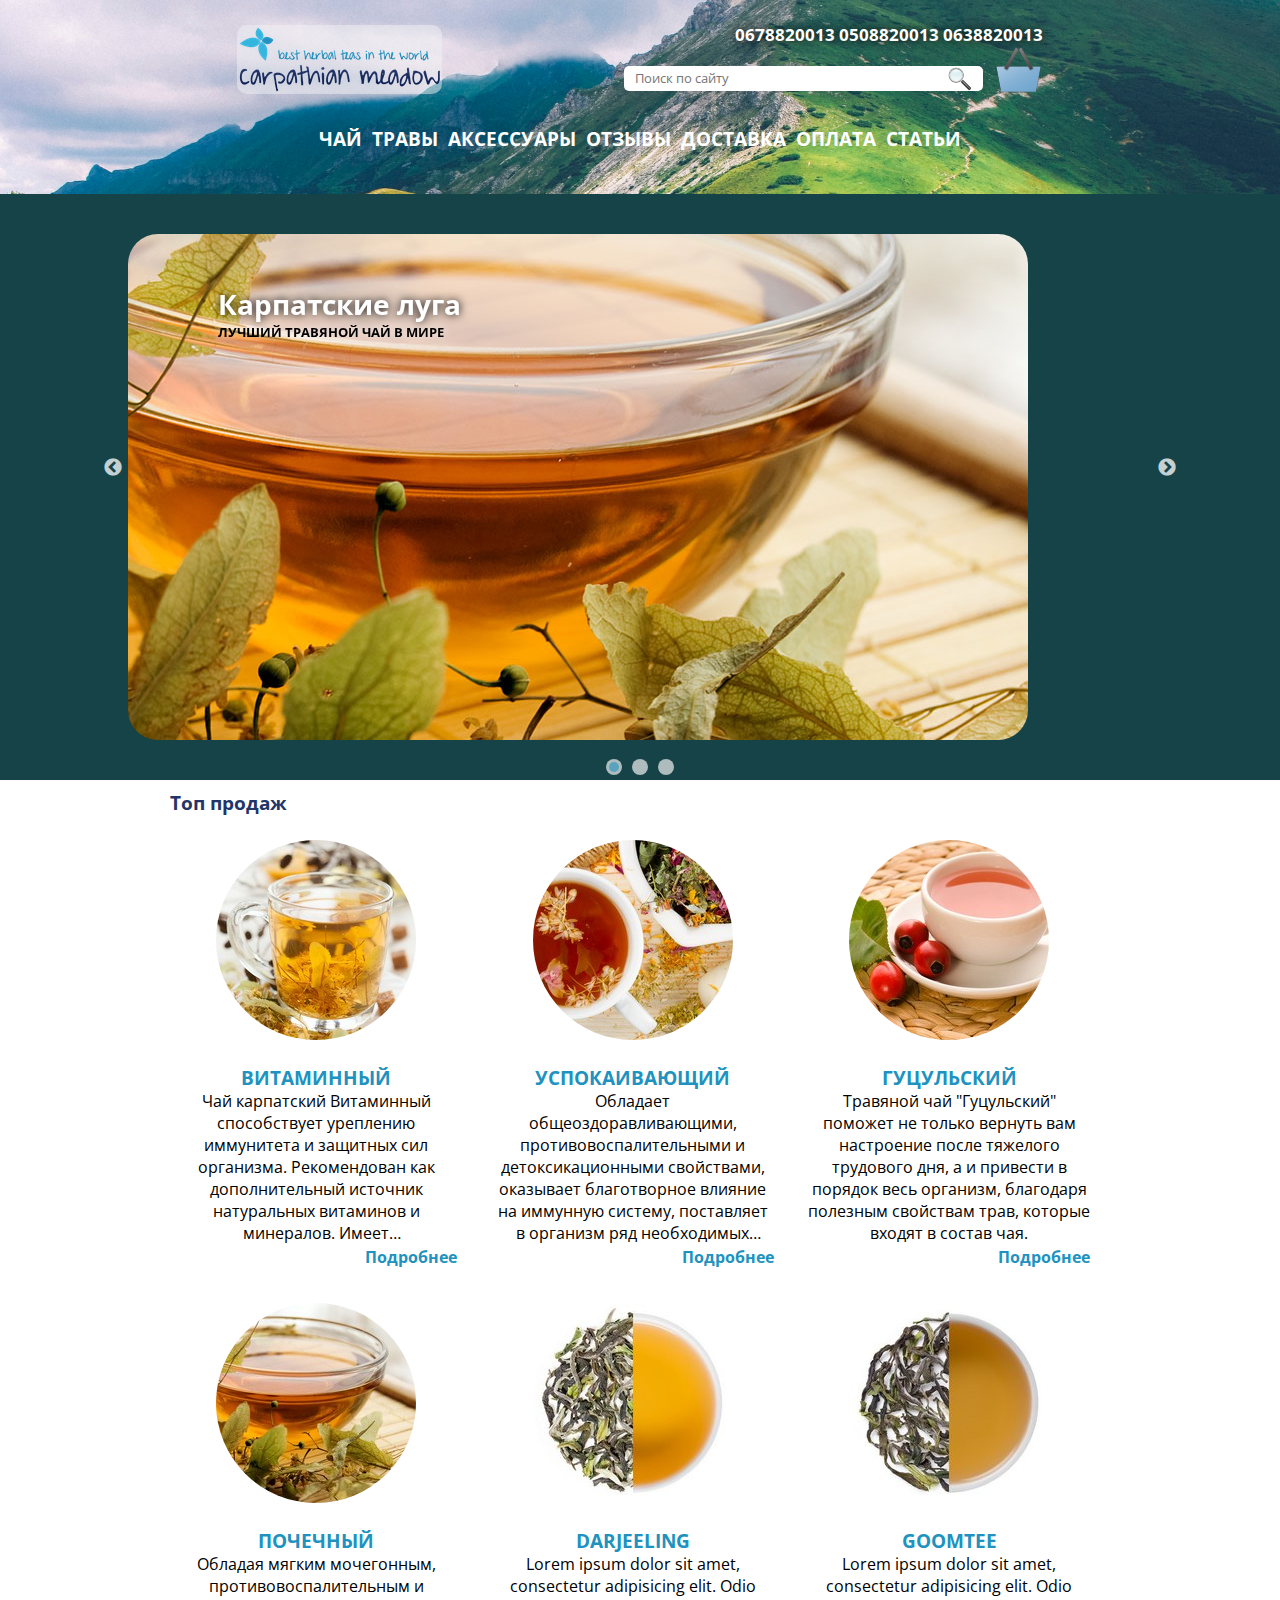
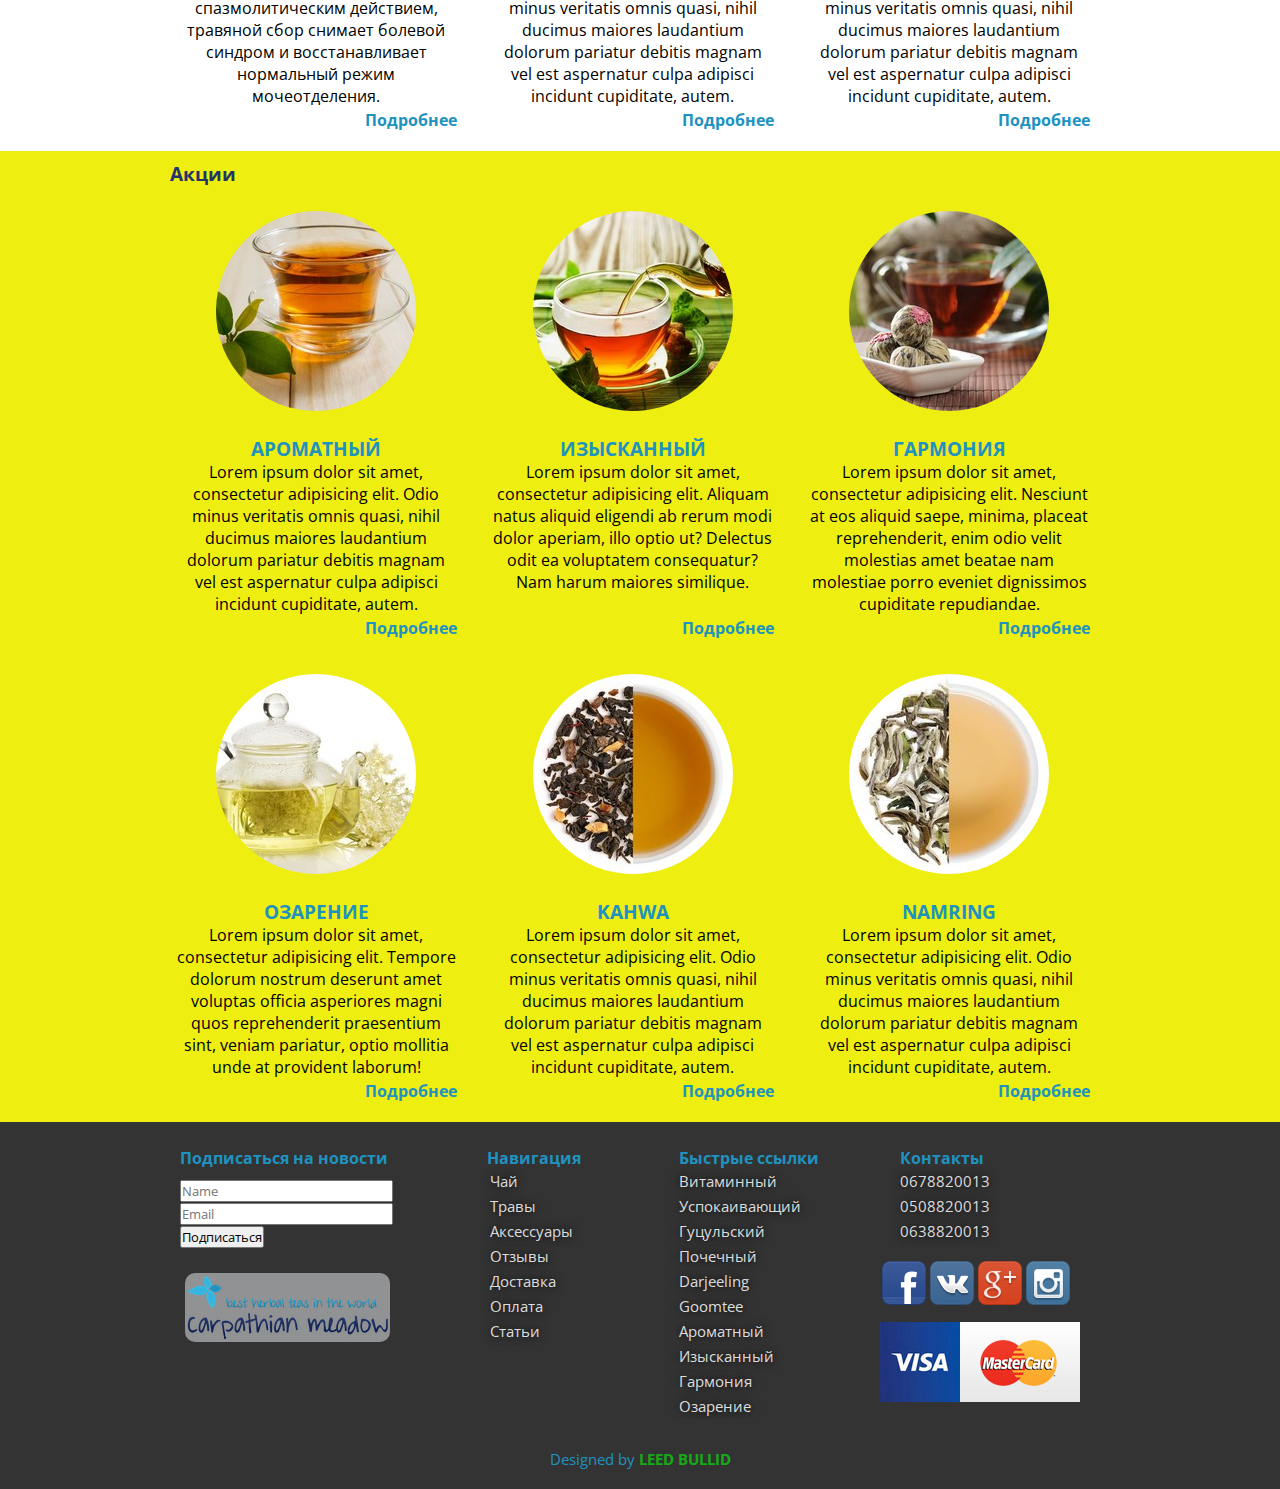
<file: karpol/index.html>
<!DOCTYPE html>
<html>
<head>
  <meta charset="UTF-8">
  <meta name="viewport" content="width=device-width">

  <title>Karpol</title>

  <link rel="shortcut icon" href="images/favicon.png" type="image/png">
  <link rel='stylesheet' href='https://fonts.googleapis.com/css?family=Open+Sans&subset=latin,cyrillic' type='text/css'>
  <link rel="stylesheet" href="css/style.css" media="screen" title="no title" charset="utf-8">
  <link rel="stylesheet" href="css/media-queries.css" type="text/css">
  <link rel="stylesheet" href="css/slick.css" type="text/css"/>
  <link rel="stylesheet" href="css/slick-theme.css" type="text/css"/>

  <script type="text/javascript" src="http://code.jquery.com/jquery-1.11.1.min.js"></script>
  <script type="text/javascript" src="js/slick.min.js"></script>
  <script type="text/javascript" src="js/jquery.scrollUp.min.js"></script>
  <script type="text/javascript" src="js/script.js"></script>
</head>

<body>
  <header>
    <div class="wrapper">
      <div class="header-block">
        <h1 class="logo"><a href="index.html"><img class="logo-image" src="images/logo.png" alt="Carpathian meadow" /></a></h1>
        <form class="search">
          <input type="search" name="q" placeholder="Поиск по сайту">
          <input type="image" src="images/search.png">
        </form>
        <div class="basket">
          <a href="#"><img src="images/basket.png" alt="Корзина" /></a>
        </div>
        <ul class="contacts">
          <li><a class="phone" href="#">0678820013</a></li>
          <li><a class="phone" href="#">0508820013</a></li>
          <li><a class="phone" href="#">0638820013</a></li>
        </ul>
      </div>
      <nav class="menu-wrapper">
        <span class="dropdown__toggle">Меню</span>
        <ul class="menu">
          <li class="menu__item"><a href="teas.html" class="menu__link">Чай</a></li>
          <li class="menu__item"><a href="herbal.html" class="menu__link">Травы</a></li>
          <li class="menu__item"><a href="accessories.html" class="menu__link">Аксессуары</a></li>
          <li class="menu__item"><a href="reviews.html" class="menu__link">Отзывы</a></li>
          <li class="menu__item"><a href="delivery.html" class="menu__link">Доставка</a></li>
          <li class="menu__item"><a href="payment.html" class="menu__link">Оплата</a></li>
          <li class="menu__item"><a href="articles.html" class="menu__link">Статьи</a></li>
        </ul>
      </nav>
    </div>
  </header>
  <section class="section-slider">
    <!-- <div class="wrapper"> -->
      <div class="slider">
        <div class="slider__item">
          <div class="slider__text">
            <p class="slider__text1">Карпатские луга</p>
            <p class="slider__text2">Лучший травяной чай в мире</p>
          </div>
          <img class="slider__image" src="images/teas/lipa_cr.jpg" alt="" />
        </div>
        <div class="slider__item">
          <div class="slider__text">
            <p class="slider__text1">Carpatian meadows</p>
            <p class="slider__text2">best herbal tea in the world</p>
          </div>
          <img class="slider__image" src="images/teas/promo2_cr.jpg" alt="" />
        </div>
        <div class="slider__item">
          <div class="slider__text">
            <p class="slider__text1">Prés des Carpates</p>
            <p class="slider__text2">Meilleur tisane dans le monde</p>
          </div>
          <img class="slider__image" src="images/teas/promo3_cr.jpg" alt="" />
        </div>
      </div>
    <!-- </div> -->
  </section>
  <section class="top-section">
    <div class="wrapper">
      <h3 class="top__header">Топ продаж</h3>
      <div class="top top--1">
        <div class="top__img"><img src="images/teas/vitamin200.jpg" alt=""></div>
        <h3 class="top__title"><a href="#">Витаминный</a></h3>
        <p class="top__text">
          Чай карпатский Витаминный способствует уреплению иммунитета
          и защитных сил организма. Рекомендован как дополнительный источник натуральных
          витаминов и минералов. Имеет общеукрепляющие свойства.
        </p>
        <a href="#" class="top__link">Подробнее</a>
      </div>
      <div class="top top--2">
        <div class="top__img"><img src="images/teas/spokiy200.jpg" alt=""></div>
        <h3 class="top__title"><a href="#">Успокаивающий</a></h3>
        <p class="top__text">
          Обладает общеоздоравливающими, противовоспалительными и
          детоксикационными свойствами, оказывает благотворное влияние на иммунную систему,
          поставляет в организм ряд необходимых биологически активных веществ и
          способствуют нормализации обменных процессов.
        </p>
        <a href="#" class="top__link">Подробнее</a>
      </div>
      <div class="top top--3">
        <div class="top__img"><img src="images/teas/shipovnik200.jpg" alt=""></div>
        <h3 class="top__title"><a href="#">Гуцульский</a></h3>
        <p class="top__text">
          Травяной чай "Гуцульский" поможет не только вернуть вам
          настроение после тяжелого трудового дня, а и привести в порядок весь организм,
          благодаря полезным свойствам трав, которые входят в состав чая.
        </p>
        <a href="#" class="top__link">Подробнее</a>
      </div>
      <div class="top top--4">
        <div class="top__img"><img src="images/teas/lipa200.jpg" alt=""></div>
        <h3 class="top__title"><a href="#">Почечный</a></h3>
        <p class="top__text">
          Обладая мягким мочегонным, противовоспалительным и
          спазмолитическим действием, травяной сбор снимает болевой синдром и
          восстанавливает нормальный режим мочеотделения.
        </p>
        <a href="#" class="top__link">Подробнее</a>
      </div>
      <div class="top top--5">
        <div class="top__img"><img src="images/teas/darjeeling200.jpg" alt=""></div>
        <h3 class="top__title"><a href="#">Darjeeling</a></h3>
        <p class="top__text">
          Lorem ipsum dolor sit amet, consectetur adipisicing elit. Odio minus veritatis
          omnis quasi, nihil ducimus maiores laudantium dolorum pariatur debitis magnam
          vel est aspernatur culpa adipisci incidunt cupiditate, autem.
        </p>
        <a href="#" class="top__link">Подробнее</a>
      </div>
      <div class="top top--6">
        <div class="top__img"><img src="images/teas/goomtee200.jpg" alt=""></div>
        <h3 class="top__title"><a href="#">Goomtee</a></h3>
        <p class="top__text">
          Lorem ipsum dolor sit amet, consectetur adipisicing elit. Odio minus veritatis
          omnis quasi, nihil ducimus maiores laudantium dolorum pariatur debitis magnam
          vel est aspernatur culpa adipisci incidunt cupiditate, autem.
        </p>
        <a href="#" class="top__link">Подробнее</a>
      </div>
    </div>
  </section> <!--top-section-->

  <section class="top-section2">
    <div class="wrapper">
      <h3 class="top__header">Акции</h3>
      <div class="top top--1">
        <div class="top__img"><img src="images/teas/promo1-200.jpg" alt=""></div>
        <h3 class="top__title"><a href="#">Ароматный</a></h3>
        <p class="top__text">
          Lorem ipsum dolor sit amet, consectetur adipisicing elit. Odio minus veritatis
          omnis quasi, nihil ducimus maiores laudantium dolorum pariatur debitis magnam
          vel est aspernatur culpa adipisci incidunt cupiditate, autem.
        </p>
        <a href="#" class="top__link">Подробнее</a>
      </div>
      <div class="top top--2">
        <div class="top__img"><img src="images/teas/promo2-200.jpg" alt=""></div>
        <h3 class="top__title"><a href="#">Изысканный</a></h3>
        <p class="top__text">
          Lorem ipsum dolor sit amet, consectetur adipisicing elit. Aliquam natus aliquid
          eligendi ab rerum modi dolor aperiam, illo optio ut? Delectus odit ea voluptatem
          consequatur? Nam harum maiores similique.
        </p>
        <a href="#" class="top__link">Подробнее</a>
      </div>
      <div class="top top--3">
        <div class="top__img"><img src="images/teas/promo3-200.jpg" alt=""></div>
        <h3 class="top__title"><a href="#">Гармония</a></h3>
        <p class="top__text">
          Lorem ipsum dolor sit amet, consectetur adipisicing elit. Nesciunt at eos aliquid
          saepe, minima, placeat reprehenderit, enim odio velit molestias amet beatae nam
          molestiae porro eveniet dignissimos cupiditate repudiandae.
        </p>
        <a href="#" class="top__link">Подробнее</a>
      </div>
      <div class="top top--4">
        <div class="top__img"><img src="images/teas/buzina200.jpg" alt=""></div>
        <h3 class="top__title"><a href="#">Озарение</a></h3>
        <p class="top__text">
          Lorem ipsum dolor sit amet, consectetur adipisicing elit. Tempore dolorum nostrum
          deserunt amet voluptas officia asperiores magni quos reprehenderit praesentium sint,
          veniam pariatur, optio mollitia unde at provident laborum!
        </p>
        <a href="#" class="top__link">Подробнее</a>
      </div>
      <div class="top top--5">
        <div class="top__img"><img src="images/teas/kahwa200.jpg" alt=""></div>
        <h3 class="top__title"><a href="#">Kahwa</a></h3>
        <p class="top__text">
          Lorem ipsum dolor sit amet, consectetur adipisicing elit. Odio minus veritatis
          omnis quasi, nihil ducimus maiores laudantium dolorum pariatur debitis magnam
          vel est aspernatur culpa adipisci incidunt cupiditate, autem.
        </p>
        <a href="#" class="top__link">Подробнее</a>
      </div>
      <div class="top top--6">
        <div class="top__img"><img src="images/teas/namring200.jpg" alt=""></div>
        <h3 class="top__title"><a href="#">Namring</a></h3>
        <p class="top__text">
          Lorem ipsum dolor sit amet, consectetur adipisicing elit. Odio minus veritatis
          omnis quasi, nihil ducimus maiores laudantium dolorum pariatur debitis magnam
          vel est aspernatur culpa adipisci incidunt cupiditate, autem.
        </p>
        <a href="#" class="top__link">Подробнее</a>
      </div>
    </div>
  </section> <!--top-section2-->

  <footer>
    <div class="wrapper">
      <div class="subscribe">
        <h4>Подписаться на новости</h4>
        <form class="subscribe__form" action="index.html" method="post">
          <input class="subscribe__name" type="text" name="name" placeholder="Name" required>
          <input class="subscribe__email" type="email" name="email" placeholder="Email" required>
          <input class="subscribe__submit" type="submit" name="name" value="Подписаться">
        </form>
        <h1 class="logo"><a href="index.html"><img class="logo-image" src="images/logo.png" alt="Carpathian meadow" /></a></h1>
      </div>
      <div class="nav-footer">
        <h4>Навигация</h4>
        <ul class="menu--footer">
          <li class="menu__item"><a href="#" class="menu__link">Чай</a></li>
          <li class="menu__item"><a href="#" class="menu__link">Травы</a></li>
          <li class="menu__item"><a href="#" class="menu__link">Аксессуары</a></li>
          <li class="menu__item"><a href="#" class="menu__link">Отзывы</a></li>
          <li class="menu__item"><a href="#" class="menu__link">Доставка</a></li>
          <li class="menu__item"><a href="#" class="menu__link">Оплата</a></li>
          <li class="menu__item"><a href="#" class="menu__link">Статьи</a></li>
        </ul>
      </div>
      <div class="quick-links">
        <h4>Быстрые ссылки</h4>
        <ul class="quick-links__list">
          <li class="quick-links__item"><a class="quick-links__link" href="#">Витаминный</a></li>
          <li class="quick-links__item"><a class="quick-links__link" href="#">Успокаивающий</a></li>
          <li class="quick-links__item"><a class="quick-links__link" href="#">Гуцульский</a></li>
          <li class="quick-links__item"><a class="quick-links__link" href="#">Почечный</a></li>
          <li class="quick-links__item"><a class="quick-links__link" href="#">Darjeeling</a></li>
          <li class="quick-links__item"><a class="quick-links__link" href="#">Goomtee</a></li>
          <li class="quick-links__item"><a class="quick-links__link" href="#">Ароматный</a></li>
          <li class="quick-links__item"><a class="quick-links__link" href="#">Изысканный</a></li>
          <li class="quick-links__item"><a class="quick-links__link" href="#">Гармония</a></li>
          <li class="quick-links__item"><a class="quick-links__link" href="#">Озарение</a></li>
        </ul>
      </div>
      <div class="contacts">
        <h4>Контакты</h4>
        <ul class="contacts--footer">
          <li><a class="phone" href="#">0678820013</a></li>
          <li><a class="phone" href="#">0508820013</a></li>
          <li><a class="phone" href="#">0638820013</a></li>
        </ul>
      </div>
      <div class="social">
        <ul class="social__menu">
          <li><a class="facebook" href="https://www.facebook.com/" target="_blank" title="Facebook"></a></li>
          <li><a class="vk" href="http://vk.com/" target="_blank" title="Вконтакте"></a></li>
          <li><a class="google-plus" href="https://plus.google.com/" target="_blank" title="Google+"></a></li>
          <li><a class="instagram" href="https://www.instagram.com/" target="_blank" title="Instagram"></a></li>
        </ul>
      </div>
      <div class="pay-card">
        <a href="http://www.visa.com.ua/" target="_blank" title="Pay"></a>
      </div>
    </div>
    <div class="copyrights">
      <p class="copyrights__text">
        Designed by <a href="#" class="copyrights__link">Leed bullid</a>
      </p>
    </div>
  </footer>

</body>
</html>
</file>
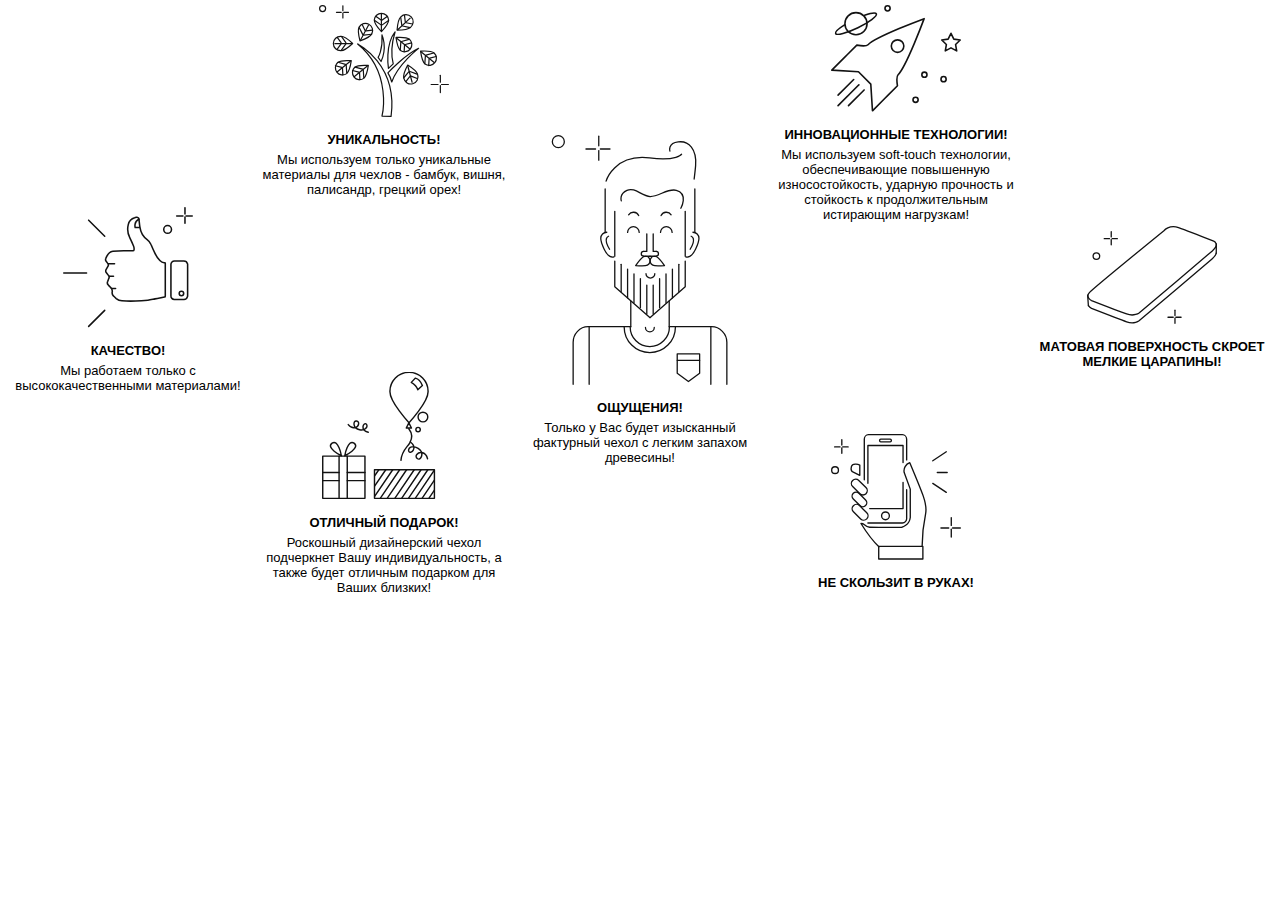
<file: markup-svg/index.html>
<!DOCTYPE html>
<html>
  <head>

    <title>markup-svg</title>

    <meta charset="utf-8">
    <meta name="viewport" content="width=device-width">

    <link rel="stylesheet" href="media-queries.css" type="text/css">
    <link rel="stylesheet" href="style.css" media="screen" title="no title">

  </head>
  <body>
    <div class=main>
      <div class="tree svg">
        <svg xmlns="http://www.w3.org/2000/svg" viewBox="0 0 217.18 187.02"><defs><style>.cls-1{fill:none;stroke:#121212;stroke-linecap:round;stroke-linejoin:round;stroke-width:2px;}</style></defs><title>Ресурс 1</title><g id="Слой_2" data-name="Слой 2"><g id="Слой_2-2" data-name="Слой 2"><line class="cls-1" x1="39.88" y1="1.45" x2="39.88" y2="9.49"/><line class="cls-1" x1="39.88" y1="13.51" x2="39.88" y2="21.56"/><line class="cls-1" x1="29.15" y1="12.17" x2="37.2" y2="12.17"/><line class="cls-1" x1="41.22" y1="12.17" x2="49.27" y2="12.17"/><line class="cls-1" x1="202.73" y1="117.42" x2="202.73" y2="128.95"/><line class="cls-1" x1="202.73" y1="134.71" x2="202.73" y2="146.25"/><line class="cls-1" x1="187.36" y1="132.79" x2="198.89" y2="132.79"/><line class="cls-1" x1="204.65" y1="132.79" x2="216.18" y2="132.79"/><circle class="cls-1" cx="6.03" cy="6.03" r="5.03"/><path class="cls-1" d="M105.21,185.64s17.87-73-40.67-120.49c0,0,67.66,33.45,55.87,120.87Z"/><path class="cls-1" d="M103.69,94.42l-4.94-6.84s8-12.16,6.46-37.63C105.21,49.95,114.72,70.47,103.69,94.42Z"/><path class="cls-1" d="M121.56,128.63s-2.66-9.5-6.46-15.2c0,0,28.51-30.41,51.31-41.05C166.41,72.37,131.44,99.36,121.56,128.63Z"/><path class="cls-1" d="M124,98.36l-8,7.55s-6.13-39.77,11.12-61C127.16,44.91,117.75,73.84,124,98.36Z"/><path class="cls-1" d="M116.33,25.1c0,6.61-12,19.53-12,19.53s-12-12.91-12-19.53a12,12,0,0,1,23.95,0Z"/><line class="cls-1" x1="104.23" y1="14.86" x2="104.23" y2="43.01"/><line class="cls-1" x1="94.81" y1="18.83" x2="103.64" y2="25.24"/><line class="cls-1" x1="93.1" y1="25.81" x2="103.64" y2="33.22"/><line class="cls-1" x1="114.48" y1="18.83" x2="105.64" y2="25.24"/><line class="cls-1" x1="116.19" y1="25.81" x2="105.64" y2="33.22"/><path class="cls-1" d="M36.72,52.25c6.61,0,19.53,12,19.53,12s-12.91,12-19.53,12a12,12,0,1,1,0-23.95Z"/><line class="cls-1" x1="26.47" y1="64.46" x2="54.63" y2="64.46"/><line class="cls-1" x1="30.45" y1="73.77" x2="36.87" y2="64.94"/><line class="cls-1" x1="37.44" y1="75.48" x2="44.85" y2="64.94"/><line class="cls-1" x1="30.45" y1="54.1" x2="36.87" y2="62.94"/><line class="cls-1" x1="37.44" y1="52.39" x2="44.85" y2="62.94"/><path class="cls-1" d="M152.91,37.35c-4.84,4.5-22.45,4.53-22.45,4.53s1.3-17.56,6.15-22.07a12,12,0,1,1,16.31,17.54Z"/><line class="cls-1" x1="152.36" y1="21.9" x2="131.48" y2="41.31"/><line class="cls-1" x1="142.84" y1="17.32" x2="144.16" y2="28.16"/><line class="cls-1" x1="136.56" y1="20.82" x2="138.32" y2="33.59"/><line class="cls-1" x1="156.24" y1="31.72" x2="145.52" y2="29.62"/><line class="cls-1" x1="152.29" y1="37.73" x2="139.68" y2="35.05"/><path class="cls-1" d="M136.2,75.88c-5.12-4.18-7.55-21.63-7.55-21.63s17.58-1.1,22.7,3.09A12,12,0,0,1,136.2,75.88Z"/><line class="cls-1" x1="151.43" y1="73.24" x2="129.35" y2="55.2"/><line class="cls-1" x1="154.67" y1="63.18" x2="144.11" y2="65.97"/><line class="cls-1" x1="150.35" y1="57.44" x2="137.93" y2="60.92"/><line class="cls-1" x1="142.23" y1="78.42" x2="142.85" y2="67.51"/><line class="cls-1" x1="135.73" y1="75.32" x2="136.67" y2="62.47"/><path class="cls-1" d="M177.25,98.69c-5.12-4.18-7.55-21.63-7.55-21.63s17.58-1.1,22.7,3.08a12,12,0,0,1-15.15,18.54Z"/><line class="cls-1" x1="192.48" y1="96.04" x2="170.4" y2="78.01"/><line class="cls-1" x1="195.72" y1="85.99" x2="185.16" y2="88.78"/><line class="cls-1" x1="191.39" y1="80.25" x2="178.98" y2="83.73"/><line class="cls-1" x1="183.28" y1="101.22" x2="183.9" y2="90.32"/><line class="cls-1" x1="176.79" y1="98.13" x2="177.72" y2="85.27"/><path class="cls-1" d="M141.66,122.27c-1.71-6.39,6.53-22,6.53-22s14.9,9.39,16.6,15.78a12,12,0,1,1-23.13,6.17Z"/><line class="cls-1" x1="155.56" y1="129.04" x2="148.21" y2="101.49"/><line class="cls-1" x1="164.07" y1="122.78" x2="153.88" y2="118.86"/><line class="cls-1" x1="163.92" y1="115.59" x2="151.82" y2="111.15"/><line class="cls-1" x1="145.06" y1="127.85" x2="151.95" y2="119.38"/><line class="cls-1" x1="141.61" y1="121.55" x2="149.89" y2="111.67"/><path class="cls-1" d="M88.2,48.26c-3.1,5.84-19.73,11.63-19.73,11.63S63.95,42.86,67,37A12,12,0,1,1,88.2,48.26Z"/><line class="cls-1" x1="82.62" y1="33.84" x2="69.25" y2="59.01"/><line class="cls-1" x1="72.13" y1="32.62" x2="76.93" y2="42.43"/><line class="cls-1" x1="67.34" y1="37.99" x2="73.18" y2="49.48"/><line class="cls-1" x1="89.5" y1="41.85" x2="78.69" y2="43.37"/><line class="cls-1" x1="87.74" y1="48.82" x2="74.94" y2="50.42"/><path class="cls-1" d="M59.68,104c5.14-4.16,22.71-3,22.71-3s-2.5,17.43-7.64,21.6A12,12,0,0,1,59.68,104Z"/><line class="cls-1" x1="59.17" y1="119.5" x2="81.32" y2="101.56"/><line class="cls-1" x1="68.35" y1="124.72" x2="67.77" y2="113.82"/><line class="cls-1" x1="74.85" y1="121.65" x2="73.97" y2="108.79"/><line class="cls-1" x1="55.97" y1="109.43" x2="66.52" y2="112.26"/><line class="cls-1" x1="60.32" y1="103.71" x2="72.72" y2="107.24"/><path class="cls-1" d="M31.17,96.06c5.14-4.16,22.71-3,22.71-3s-2.5,17.43-7.64,21.6A12,12,0,0,1,31.17,96.06Z"/><line class="cls-1" x1="30.66" y1="111.51" x2="52.81" y2="93.58"/><line class="cls-1" x1="39.84" y1="116.74" x2="39.27" y2="105.83"/><line class="cls-1" x1="46.35" y1="113.67" x2="45.47" y2="100.81"/><line class="cls-1" x1="27.46" y1="101.45" x2="38.01" y2="104.28"/><line class="cls-1" x1="31.81" y1="95.72" x2="44.21" y2="99.26"/></g></g></svg>
        <h3>
          УНИКАЛЬНОСТЬ!
        </h3>
        <p>
          Мы используем только уникальные материалы для чехлов - бамбук, вишня,
          палисандр, грецкий орех!
        </p>
      </div>
      <div class="face svg">
        <svg xmlns="http://www.w3.org/2000/svg" viewBox="0 0 272 386.76"><defs><style>.cls-1{fill:none;stroke:#121212;stroke-linecap:round;stroke-linejoin:round;stroke-width:2px;}</style></defs><title>Ресурс 5</title><g id="Слой_2" data-name="Слой 2"><g id="Слой_2-2" data-name="Слой 2"><path class="cls-1" d="M159.53,214.54a6.81,6.81,0,1,1-13.62,0"/><path class="cls-1" d="M182.86,24.94s-3.71-12,12.8-14.24,29.1,11.35,27,36.74c-.49,6-1.31,13-2.25,20.63"/><path class="cls-1" d="M182.13,296.9a30.34,30.34,0,0,1-60.69,0"/><path class="cls-1" d="M191.42,296.9a39.63,39.63,0,0,1-79.27,0"/><line class="cls-1" x1="97.6" y1="187.6" x2="97.6" y2="118.25"/><polyline class="cls-1" points="97.61 195.03 97.61 234.66 151.79 282.35"/><line class="cls-1" x1="122.37" y1="256.96" x2="122.37" y2="296.59"/><path class="cls-1" d="M147.15,276.77"/><path class="cls-1" d="M147.15,237.14"/><path class="cls-1" d="M85.22,150.45a9.29,9.29,0,0,0-9.29,9.29c0,2.64,6.81,32.2,20.44,28.8"/><line class="cls-1" x1="82.74" y1="150.45" x2="82.74" y2="83.57"/><path class="cls-1" d="M88,156.64s-9.29,2.79,1.55,20.13"/><path class="cls-1" d="M117.42,150.76a9,9,0,1,1,18,0"/><path class="cls-1" d="M119,123.44a9,9,0,0,1,15.57,1.18"/><path class="cls-1" d="M107.67,101.84S104.11,91,116.49,85.58s22.76,9.13,35.76,9.6,27.62-13.22,40.56-9.6c19.35,5.42,7,27.71,7,27.71"/><path class="cls-1" d="M84.19,71.39s12.6-42.59,67.29-35.92C193.8,40.63,201,29.69,201,29.69"/><path class="cls-1" d="M33.2,385.76V320.59c0-12.74,10.33-24,23.07-24h66.11"/><line class="cls-1" x1="57.97" y1="296.59" x2="57.97" y2="385.76"/><line class="cls-1" x1="206.59" y1="187.6" x2="206.59" y2="118.25"/><polyline class="cls-1" points="206.59 195.03 206.59 234.66 152.41 282.35"/><line class="cls-1" x1="181.82" y1="256.96" x2="181.82" y2="296.59"/><path class="cls-1" d="M218.55,150.45a9.29,9.29,0,0,1,9.29,9.29c0,2.64-6.81,32.2-20.44,28.8"/><line class="cls-1" x1="221.46" y1="150.45" x2="221.46" y2="83.57"/><path class="cls-1" d="M215.76,156.64s9.29,2.79-1.55,20.13"/><polyline class="cls-1" points="147.15 152.92 147.15 180.17 142.19 180.17"/><line class="cls-1" x1="142.19" y1="187.6" x2="152.1" y2="187.6"/><path class="cls-1" d="M142.19,187.39a3.61,3.61,0,1,1,0-7.22"/><polyline class="cls-1" points="157.05 152.92 157.05 180.17 162.01 180.17"/><line class="cls-1" x1="162.01" y1="187.6" x2="152.1" y2="187.6"/><path class="cls-1" d="M161.58,187.39a3.61,3.61,0,1,0,0-7.22"/><path class="cls-1" d="M186.35,150.76a9,9,0,0,0-18,0"/><path class="cls-1" d="M184.81,123.44a9,9,0,0,0-15.57,1.18"/><path class="cls-1" d="M271,385.76V320.59c0-12.74-10.76-24-23.5-24H181.82"/><line class="cls-1" x1="246.23" y1="296.59" x2="246.23" y2="385.76"/><path class="cls-1" d="M158.71,297.62a6.81,6.81,0,1,1-13.62,0"/><polygon class="cls-1" points="228.89 368.43 211.55 381.43 194.21 368.43 194.21 338.7 228.89 338.7 228.89 368.43"/><line class="cls-1" x1="194.21" y1="348.61" x2="228.89" y2="348.61"/><path class="cls-1" d="M151.59,191.86a7.17,7.17,0,0,1-3.49,9.53c-3.6,1.67-18.2.54-18.2.54s8.57-11.88,12.17-13.55A7.17,7.17,0,0,1,151.59,191.86Z"/><path class="cls-1" d="M152.86,191.86a7.17,7.17,0,0,0,3.49,9.53c3.59,1.67,18.2.54,18.2.54S166,190,162.38,188.37A7.17,7.17,0,0,0,152.86,191.86Z"/><line class="cls-1" x1="107.51" y1="199.99" x2="107.51" y2="242.1"/><line class="cls-1" x1="117.42" y1="207.42" x2="117.42" y2="252.01"/><line class="cls-1" x1="127.33" y1="214.85" x2="127.33" y2="259.44"/><line class="cls-1" x1="137.24" y1="222.28" x2="137.24" y2="266.87"/><line class="cls-1" x1="147.15" y1="232.19" x2="147.15" y2="276.77"/><line class="cls-1" x1="157.05" y1="232.19" x2="157.05" y2="276.77"/><line class="cls-1" x1="166.96" y1="222.28" x2="166.96" y2="266.87"/><line class="cls-1" x1="176.87" y1="214.85" x2="176.87" y2="259.44"/><line class="cls-1" x1="186.78" y1="207.42" x2="186.78" y2="252.01"/><line class="cls-1" x1="196.69" y1="199.99" x2="196.69" y2="242.1"/><line class="cls-1" x1="72.83" y1="1.83" x2="72.83" y2="16.69"/><line class="cls-1" x1="72.83" y1="24.12" x2="72.83" y2="38.98"/><line class="cls-1" x1="53.02" y1="21.64" x2="67.88" y2="21.64"/><line class="cls-1" x1="75.31" y1="21.64" x2="90.17" y2="21.64"/><circle class="cls-1" cx="10.29" cy="10.29" r="9.29"/></g></g></svg>
        <h3>ОЩУЩЕНИЯ!</h3>
        <p>
          Только у Вас будет изысканный фактурный чехол с легким запахом древесины!
        </p>
      </div>
      <div class="gifts svg">
        <svg xmlns="http://www.w3.org/2000/svg" xmlns:xlink="http://www.w3.org/1999/xlink" viewBox="0 0 182.66 179.19"><defs><style>.cls-1,.cls-2{fill:none;}.cls-2{stroke:#121212;stroke-linecap:round;stroke-linejoin:round;stroke-width:2px;}.cls-3{clip-path:url(#clip-path);}</style><clipPath id="clip-path"><rect class="cls-1" x="78.31" y="137.36" width="84.21" height="40.19"/></clipPath></defs><title>Ресурс 7</title><g id="Слой_2" data-name="Слой 2"><g id="Слой_2-2" data-name="Слой 2"><text></text><path class="cls-2" d="M153.27,27.8c0,14.8-26.79,43.44-26.79,43.44S99.68,42.59,99.68,27.8a26.8,26.8,0,1,1,53.59,0Z"/><polygon class="cls-2" points="126.27 71.47 129.93 78.77 122.62 78.77 126.27 71.47"/><path class="cls-2" d="M126.15,79.73a17.83,17.83,0,0,1,1.27,20.09c-3.28,5.74-11.32,10.85-12.28,24.4"/><path class="cls-2" d="M129.66,14.58l5.9-6S141.63,10,145.29,19l-6.46,5.9S136.92,19,129.66,14.58Z"/><path class="cls-2" d="M41.11,73.94s4.17,5.46,9.49,4.31,7.33-8.48,2-9.35c-4.83-.78-5.61,10.5,4.46,12.22S69.29,74.8,66,72.79s-8.91,8.63,3.16,11.93"/><path class="cls-2" d="M152.53,121.86s-1.86-7.47-7.84-8.66-11.32,5.47-6.22,8.72c4.61,3,10.43-8.31.84-14.55s-15.39,1.08-12.88,4.62,13-4.92,2.05-13.68"/><circle class="cls-2" cx="139.22" cy="80.9" r="3.11"/><circle class="cls-2" cx="146.04" cy="63.31" r="6.82"/><rect class="cls-2" x="5.24" y="118.22" width="59.33" height="59.33"/><rect class="cls-2" x="77.97" y="137.36" width="84.21" height="40.19"/><line class="cls-2" x1="28.21" y1="118.22" x2="28.21" y2="177.55"/><line class="cls-2" x1="39.69" y1="118.22" x2="39.69" y2="177.55"/><line class="cls-2" x1="39.69" y1="152.67" x2="64.57" y2="152.67"/><line class="cls-2" x1="5.24" y1="152.67" x2="28.21" y2="152.67"/><line class="cls-2" x1="39.69" y1="141.19" x2="64.57" y2="141.19"/><line class="cls-2" x1="5.24" y1="141.19" x2="28.21" y2="141.19"/><g class="cls-3"><line class="cls-2" x1="66.06" y1="178.19" x2="93.81" y2="137.36"/><line class="cls-2" x1="56.3" y1="178.19" x2="84.05" y2="137.36"/><line class="cls-2" x1="75.82" y1="178.19" x2="103.57" y2="137.36"/><line class="cls-2" x1="85.58" y1="178.19" x2="113.33" y2="137.36"/><line class="cls-2" x1="95.34" y1="178.19" x2="123.09" y2="137.36"/><line class="cls-2" x1="106.06" y1="178.19" x2="133.81" y2="137.36"/><line class="cls-2" x1="115.63" y1="178.19" x2="143.38" y2="137.36"/><line class="cls-2" x1="125.2" y1="178.19" x2="152.95" y2="137.36"/><line class="cls-2" x1="134.77" y1="178.19" x2="162.52" y2="137.36"/><line class="cls-2" x1="144.34" y1="178.19" x2="172.09" y2="137.36"/><line class="cls-2" x1="153.91" y1="178.19" x2="181.66" y2="137.36"/></g><path class="cls-2" d="M31.47,117.7S8.83,106.56,18.39,99.94C27.11,93.91,31.47,117.7,31.47,117.7Z"/><path class="cls-2" d="M36.15,117.7s22.64-11.14,13.07-17.76C40.51,93.91,36.15,117.7,36.15,117.7Z"/></g></g></svg>
        <h3>ОТЛИЧНЫЙ ПОДАРОК!</h3>
        <p>
          Роскошный дизайнерский чехол подчеркнет Вашу индивидуальность, а также будет
          отличным подарком для Ваших близких!
        </p>
      </div>
      <div class="rocket svg">
        <svg xmlns="http://www.w3.org/2000/svg" viewBox="0 0 163.02 133.7"><defs><style>.cls-1{fill:none;stroke:#121212;stroke-linecap:round;stroke-linejoin:round;stroke-width:2px;}</style></defs><title>Ресурс 8</title><g id="Слой_2" data-name="Слой 2"><g id="Слой_2-2" data-name="Слой 2"><circle class="cls-1" cx="31.32" cy="23.49" r="13.87"/><path class="cls-1" d="M42.1,13c8-2.79,13.88-3.64,14.77-1.79,1.33,2.76-9,10.51-23.13,17.3S7.12,38.56,5.78,35.8C4.87,33.91,9.45,29.68,17,25"/><circle class="cls-1" cx="70.92" cy="4.23" r="3.23"/><circle class="cls-1" cx="106.05" cy="118.86" r="3.24"/><circle class="cls-1" cx="117.14" cy="87.43" r="3.23"/><circle class="cls-1" cx="141.17" cy="92.98" r="3.24"/><circle class="cls-1" cx="83.47" cy="51.54" r="7.86" transform="translate(-11.99 74.12) rotate(-45)"/><path class="cls-1" d="M84.13,87.49c10.41-10.41,32.68-70.38,32.68-70.38s-60,22.27-70.38,32.68c-2.59,2.59-14.05.54-14.05.54L20.61,62.1,16.69,66,1,81.71l33.41,2L49.89,99.23,52,132.7,67.67,117l3.92-3.92,11.77-11.77S81.54,90.08,84.13,87.49Z"/><line class="cls-1" x1="28.45" y1="93.48" x2="8.84" y2="113.09"/><line class="cls-1" x1="34.99" y1="100.02" x2="8.84" y2="126.16"/><line class="cls-1" x1="41.53" y1="106.55" x2="21.92" y2="126.16"/><polygon class="cls-1" points="150.47 35.54 154.03 42.77 162.02 43.93 156.24 49.56 157.61 57.52 150.47 53.76 143.32 57.52 144.69 49.56 138.91 43.93 146.89 42.77 150.47 35.54"/></g></g></svg>
        <h3>ИННОВАЦИОННЫЕ ТЕХНОЛОГИИ!</h3>
        <p>
          Мы используем soft-touch технологии, обеспечивающие повышенную износостойкость,
          ударную прочность и стойкость к продолжительным истирающим нагрузкам!
        </p>
      </div>
      <div class="phone1 svg">
        <svg xmlns="http://www.w3.org/2000/svg" viewBox="0 0 193.39 187.02"><defs><style>.cls-1{fill:none;stroke:#121212;stroke-linecap:round;stroke-linejoin:round;stroke-width:2px;}</style></defs><title>Ресурс 4</title><g id="Слой_2" data-name="Слой 2"><g id="Слой_2-2" data-name="Слой 2"><line class="cls-1" x1="16.08" y1="8.5" x2="16.08" y2="16.54"/><line class="cls-1" x1="16.08" y1="20.57" x2="16.08" y2="28.61"/><line class="cls-1" x1="5.36" y1="19.22" x2="13.4" y2="19.22"/><line class="cls-1" x1="17.42" y1="19.22" x2="25.47" y2="19.22"/><line class="cls-1" x1="178.94" y1="124.47" x2="178.94" y2="136"/><line class="cls-1" x1="178.94" y1="141.77" x2="178.94" y2="153.3"/><line class="cls-1" x1="163.56" y1="139.84" x2="175.09" y2="139.84"/><line class="cls-1" x1="180.86" y1="139.84" x2="192.39" y2="139.84"/><circle class="cls-1" cx="6.03" cy="53.75" r="5.03"/><rect class="cls-1" x="70.98" y="167.25" width="65.7" height="18.77"/><path class="cls-1" d="M71.24,167.7s-12.12-11.21-26.67-34.53l3,.36s5.78,4.84,9.89,5.22,47.86,0,47.86,0,11.27-2.8,12.61-14.55V82l-9.06-24.62a12.81,12.81,0,0,1,8.34-14.74s16.2,38.61,19.93,49.43,5.58,17.35,3.53,27a236.56,236.56,0,0,0-5.1,47.92"/><path class="cls-1" d="M42.82,61.52l-9.67-4.66s-4.46-2-2.81-8.4c1.72-6.71,12.48-2.24,12.48-2.24Z"/><path class="cls-1" d="M112.54,82.78v42.95a6.46,6.46,0,0,1-6.34,6.66H54.89"/><path class="cls-1" d="M49.53,68V7.93C49.53,4.25,52.12,1,55.68,1H106.2c3.56,0,6.34,3.25,6.34,6.93V38.54"/><polyline class="cls-1" points="107.18 72.06 107.18 110.94 57.57 110.94"/><polyline class="cls-1" points="54.89 73.4 54.89 17.09 107.18 17.09 107.18 42.56"/><circle class="cls-1" cx="81.03" cy="121.77" r="5.78"/><rect class="cls-1" x="72.32" y="7.7" width="17.43" height="4.02" rx="1.68" ry="1.68"/><path class="cls-1" d="M52.09,88.79a6.43,6.43,0,0,1-9.1.05L32.25,78.22a6.44,6.44,0,0,1-.05-9.1h0a6.43,6.43,0,0,1,9.1-.05L52,79.69a6.44,6.44,0,0,1,.05,9.1Z"/><path class="cls-1" d="M51.46,106.5a5.94,5.94,0,0,1-8.4,0l-9.91-9.8a5.94,5.94,0,0,1,0-8.4h0a5.94,5.94,0,0,1,8.4,0l9.91,9.8a5.94,5.94,0,0,1,0,8.4Z"/><path class="cls-1" d="M53.21,126.29a6.44,6.44,0,0,1-9.1.05L33.37,115.71a6.44,6.44,0,0,1-.05-9.1h0a6.44,6.44,0,0,1,9.1-.05l10.74,10.62a6.44,6.44,0,0,1,.05,9.1Z"/><line class="cls-1" x1="151.42" y1="39.88" x2="171.53" y2="26.47"/><line class="cls-1" x1="171.53" y1="86.81" x2="151.42" y2="73.4"/><line class="cls-1" x1="158.13" y1="57.31" x2="172.87" y2="57.31"/></g></g></svg>
        <h3>НЕ СКОЛЬЗИТ В РУКАХ!</h3>
      </div>
      <div class="phone2 svg">
        <svg xmlns="http://www.w3.org/2000/svg" viewBox="0 0 199.59 150.48"><defs><style>.cls-1,.cls-2{fill:none;stroke:#121212;stroke-linecap:round;stroke-linejoin:round;stroke-width:2px;}.cls-2{fill-rule:evenodd;}</style></defs><title>Ресурс 6</title><g id="Слой_2" data-name="Слой 2"><g id="Слой_2-2" data-name="Слой 2"><circle class="cls-1" cx="14.41" cy="46.25" r="5.03"/><line class="cls-1" x1="37.2" y1="8.71" x2="37.2" y2="16.75"/><line class="cls-1" x1="37.2" y1="20.78" x2="37.2" y2="28.82"/><line class="cls-1" x1="26.47" y1="19.44" x2="34.52" y2="19.44"/><line class="cls-1" x1="38.54" y1="19.44" x2="46.58" y2="19.44"/><line class="cls-1" x1="135.07" y1="129.37" x2="135.07" y2="137.42"/><line class="cls-1" x1="135.07" y1="141.44" x2="135.07" y2="149.48"/><line class="cls-1" x1="124.35" y1="140.1" x2="132.39" y2="140.1"/><line class="cls-1" x1="136.41" y1="140.1" x2="144.46" y2="140.1"/><path class="cls-2" d="M7,114.46s-10.05-5-3.35-12.23,114.46-95,114.46-95,8.38-9.89,22.46-4.69,54,20.78,54,20.78,10.05,4.19-2.18,14.91S79.94,133.56,79.94,133.56s-7.54,5.7-19.11,1.51S7,114.46,7,114.46Z"/><path class="cls-2" d="M198.38,41.72c-.35,2.2-2,5-6,8.55C180.15,61,79.94,145.63,79.94,145.63s-7.54,5.7-19.11,1.51S7,126.52,7,126.52a13.13,13.13,0,0,1-4.73-4.19"/><line class="cls-1" x1="1" y1="106.36" x2="2.12" y2="122.45"/><line class="cls-1" x1="198.59" y1="27.65" x2="198.42" y2="41.72"/></g></g></svg>
        <h3>МАТОВАЯ ПОВЕРХНОСТЬ СКРОЕТ МЕЛКИЕ ЦАРАПИНЫ!</h3>
      </div>
      <div class="cool svg">
        <svg xmlns="http://www.w3.org/2000/svg" viewBox="0 0 168.18 155.49"><defs><style>.cls-1,.cls-2{fill:none;stroke:#121212;stroke-linecap:round;stroke-linejoin:round;stroke-width:2px;}.cls-2{fill-rule:evenodd;}</style></defs><title>Ресурс 2</title><g id="Слой_2" data-name="Слой 2"><g id="Слой_2-2" data-name="Слой 2"><line class="cls-1" x1="157.8" y1="1" x2="157.8" y2="9.04"/><line class="cls-1" x1="157.8" y1="13.07" x2="157.8" y2="21.11"/><line class="cls-1" x1="147.07" y1="11.73" x2="155.12" y2="11.73"/><line class="cls-1" x1="159.14" y1="11.73" x2="167.18" y2="11.73"/><circle class="cls-1" cx="135.34" cy="29.04" r="5.03"/><path class="cls-2" d="M95.39,13.2h.37a5.36,5.36,0,0,0,.76.25c1.22.21,1.58.7,1.72,2,.4,3.66.73,7.34,1.31,11,1,6.42,3.7,11.91,9.31,15.7a13.91,13.91,0,0,1,5,6.45q2.31,5.63,5,11.1a36.25,36.25,0,0,0,6.46,9.63c1.6,1.64,3.41,3,5.88,2.77.88-.07,1.13.24,1.13,1.12q0,21.06,0,42.12c0,.81-.27,1.09-1,1.23-4.1.73-8.2,1.52-12.3,2.29-3.06.57-6.1,1.33-9.19,1.65-5.24.53-10.5.94-15.75,1.09a128.83,128.83,0,0,1-17.8-.3,13.17,13.17,0,0,1-7.43-2.82,47,47,0,0,1-3.45-3.23,5.89,5.89,0,0,1-1.79-5.2,6.37,6.37,0,0,0-2.36-6.3,24.74,24.74,0,0,1-2.65-2.74,4.21,4.21,0,0,1-.79-4.8c.51-1.19.9-2.44,1.41-3.64a4,4,0,0,0-.8-4.68c-.81-.86-1.55-1.78-2.28-2.71-1.32-1.68-1.37-2.61-.28-4.47.75-1.28,1.51-2.56,2.23-3.85a3.32,3.32,0,0,0-.32-4c-.65-.83-1.23-1.73-1.89-2.56a3.67,3.67,0,0,1-.58-3.6,18.23,18.23,0,0,1,4.8-7.5,7.36,7.36,0,0,1,4.46-2,135.28,135.28,0,0,1,15.78-.7c3.36,0,6.73.11,10.09.16,1.09,0,1.26-.16,1.45-1.26a8.76,8.76,0,0,0-.64-4.89c-1.49-3.54-3.06-7-4.76-10.49a24.44,24.44,0,0,1-2.06-17.27,11.75,11.75,0,0,1,8.32-8.83C93.56,13.56,94.48,13.41,95.39,13.2Z"/><path class="cls-2" d="M161.21,115.46a1.68,1.68,0,0,0-.21.39c-.55,2.42-2,3.67-4.45,3.7q-6.23.07-12.45,0a4.29,4.29,0,0,1-4.47-4.65c0-13.48,0-27,0-40.45a4.47,4.47,0,0,1,4.66-4.63c4,.12,8.06,0,12.09,0,2.71,0,4,1.07,4.65,3.72a1.94,1.94,0,0,0,.2.4Z"/><circle class="cls-1" cx="153.23" cy="112" r="2.89"/><path class="cls-2" d="M98.87,26.46H93.34S91.29,19,98.28,15.93"/><line class="cls-1" x1="33.18" y1="17.07" x2="53.96" y2="37.85"/><line class="cls-1" x1="53.96" y1="133.71" x2="33.18" y2="154.49"/><line class="cls-1" x1="1" y1="85.45" x2="30.5" y2="85.45"/><line class="cls-1" x1="58.65" y1="73.38" x2="66.69" y2="73.38"/><line class="cls-1" x1="59.99" y1="89.47" x2="65.35" y2="89.47"/><line class="cls-1" x1="62.67" y1="105.56" x2="68.04" y2="105.56"/></g></g></svg>
        <h3>КАЧЕСТВО!</h3>
        <p>
          Мы работаем только с высококачественными материалами!
        </p>
      </div>
    </div>

  </body>
</html>
</file>
<file: karpol/css/style.css>
*{
  margin: 0;
  padding: 0;
  font-family: "Open Sans", Tahoma, Arial, sans-serif;
}
/*GLOBAL*/
.wrapper{
  position: relative;
  margin: 0 auto;
  min-width: 320px;
  max-width: 960px;
}
/*HEADER*/
header{
  padding-bottom: 40px;
  background: url(../images/header-bg.jpg) 0% 30% no-repeat;
  background-size: cover;
}
.header-block{
  position: relative;
  overflow: hidden;
}
.logo{
  display: block;
  padding: 25px 5px 0px;
  width: 205px;
}
.logo-image{
  display: block;
  background-color: rgba(240, 242, 244, 0.5);
  border-radius: 10px;
  width: 205px;
  height: 69px;
}
.search{
  margin: 15px 5px 5px;
  box-sizing: border-box;
  text-align: center;
  background: white;
  border-radius: 5px;
}
input[type="search"]{
  -webkit-appearance: none;
  outline: none;
  border: none;
  width: 86%;
}
input[type="image"]{
  vertical-align: middle;
}
.basket{
  padding: 15px 5px 0px;
  box-sizing: border-box;
}
.basket img{
  display: block;
  border-radius: 20%;
}
.basket img:hover{
  box-shadow: 0px 0px 25px rgba(255, 255, 255, 1) inset;
}
.contacts{
  padding: 22px 5px 0 0;
  list-style: none;
}
.contacts a{
  font-size: 17px;
  font-weight: bold;
  line-height: 25px;
  color: white;
  text-decoration: none;
  text-shadow: 0px 0px 10px rgba(0, 0, 0, 1);
}
.header-block .contacts a:hover{
  text-shadow: 0px 0px 10px rgba(255, 255, 255, 1);
}
.menu-wrapper{
  position: relative;
  margin-top: 30px;
}
.dropdown__toggle{
  display: block;
  width: 61px;
  margin: 0 auto;
}
.dropdown__toggle:hover{
  cursor: pointer;
}
.menu{
  position: absolute;
  top: 35px;
  left: 0;
  right: 0;
  z-index: 1000;
  display: none;
  overflow: hidden;
  width: 250px;
  margin: 0 auto;
  list-style: none;
  text-align: center;
  background-color: rgba(32, 146, 192, 0.8);
  border-radius: 10px;
}
.menu__item{
  display: block;
  padding: 0 10px;
}
.menu__item:hover{
  text-shadow: 0px 0px 10px rgba(255, 255, 255, 1);
}
.menu__link,
.dropdown__toggle{
  color: white;
  font-size: 19px;
  font-weight: bold;
  line-height: 30px;
  text-decoration: none;
  text-transform: uppercase;
}
/*SLIDER*/
.section-slider{
  padding: 40px 0 15px;
  background: rgba(22, 67, 71, 1);
}
.slider{
  position: relative;
  margin: 0 auto;
  width: 80%;

}
.slider__item{
width: 96%;
max-width: 900px;
display: inline-block;
position: relative;
}
.slider__text{
  position:absolute;
  top: 10%;
  left: 10%;
}
.slider__text1{
  font-size: 28px;
  font-weight: bold;
  color: #fff;
  text-shadow: 0px 0px 10px rgba(0, 0, 0, 1);
}
.slider__text2{
  font-size: 13px;
  font-weight: bold;
  color: #000;
  text-transform: uppercase;
  text-shadow: 0px 0px 10px rgba(255, 255, 255, 1);
}
.slider__image{
  width: 100%;
  height: auto;
  border-radius: 30px;
}
.slider__arrow{
  position: absolute;
  top: 50%;
  margin-top: -21px;
  height: 42px;
  width: 29px;
  background: url(../images/slider-arrow.png) 0 0 no-repeat;
}
.slider__arrow--left{
  left: 0px;
}
.slider__arrow--right{
  right: 0px;
  background-position: -30px 0;
}
.slider__buttons{
  position: absolute;
  bottom: -91px;
  width: 100%;
  margin-left: -25px;
  list-style: none;
  text-align: center;
}
.slider__buttons li{
  display: inline-block;
  margin: 0 1px;
  height: 16px;
  width: 16px;
  border-radius: 100%;
  background-color: rgba(240, 240, 240, 0.7);
  cursor: pointer;
}
.slider__buttons li.current:before{
  content: '';
  border-radius: 100%;
  display: block;
  height: 10px;
  width: 10px;
  margin: 3px;
  background: rgba(32, 146, 192, 0.8);
}

/*SCROLL-UP*/
#scrollUp{
  position: fixed;
  z-index: 2;
  display: none;
  bottom: 20px;
  right: 20px;
  width: 38px;
  height: 38px;
  background: url(../images/up.png) no-repeat;
}


/*SECTION class="top-section"*/
.top__header{
  padding: 10px 10px 10px;
  text-align: left;
  color: #233568;
}

.top{
  position: relative;
  overflow: hidden;
  padding: 15px 15px 15px;
  text-align: center;
}
.top__link:hover{
  color: #233568;
}
.top__img img{
  margin-bottom: 20px;
  border-radius: 50%;
}
.top__title{

  text-transform: uppercase;
}
.top__title a{
  text-decoration: none;
  color: #2092c0;

}
.top__link{
  text-decoration: none;
  color: #2092c0;
  float: right;
  font-weight: bold;
}
/*SECTION class="top-section2"*/
.top-section2{
  background: rgba(238, 238, 17, 1);
}
/*FOOTER*/
footer{
  height: auto;
  /*background: url(../images/footer-bg.jpg) 0% 30% no-repeat;*/
  background: rgba(0, 0, 0, 0.8);
  background-size: cover;
}
footer .wrapper{
  overflow: hidden;
}
footer h4{
  /*text-align: center;*/
  /*color: #233568;*/
  color: #2092c0;
  /*text-shadow: 0px 0px 10px rgba(255, 255, 255, 1);*/
}
.subscribe{
  padding: 25px 20px 0;
  width: 32%;
  float: left;
  box-sizing: border-box;
}
.subscribe__form{
  display: block;
  width: 80%;
  /*margin: 0px auto;*/
  padding: 10px 0 0;
}
.subscribe__name, .subscribe__email{
  width: 98%;
}
.subscribe .logo{
  /*margin: 0 auto;*/
}
.nav-footer{
  padding: 25px 20px 0px;
  width: 20%;
  float: left;
  box-sizing: border-box;
}
.menu--footer .menu__link, .quick-links__list .quick-links__link, .contacts--footer .phone{
  /*font-weight: bold;*/
  font-weight: normal;
  /*color: white;*/
  color: rgba(255, 255, 255, 0.85);
  font-size: 15px;
  line-height: 25px;
  text-decoration: none;
  text-shadow: 0px 0px 10px rgba(0, 0, 0, 1);
  text-transform: none;
}
.menu--footer a:hover, .quick-links__list a:hover, .contacts--footer a:hover{
  /*box-shadow: 0px 0px 25px rgba(255, 255, 255, 1) inset;*/
}
.quick-links{
  width: 23%;
  padding: 25px 20px 0px;
  float: left;
  box-sizing: border-box;
}
.quick-links__list, .contacts--footer, .social__menu{
  list-style: none;
  /*text-align: center;*/
}
footer .contacts{
  position: relative;
  width: 20%;
  float: left;
  padding: 25px 20px 0px;
  box-sizing: border-box;
}
.social{
  position: relative;
  width: 25%;
  float: left;
  padding: 15px 0px 0px;
  box-sizing: border-box;
}
.social__menu li{
  float: left;
  padding: 2px;
}
.social__menu a{
  display: block;
  height: 44px;
  width: 44px;
  background: url(../images/social_icon.png) 0 0 no-repeat;
}
.social__menu .vk{
  background-position: -45px 0;
}
.social__menu .google-plus{
  background-position: -90px 0;
}
.social__menu .instagram{
  background-position: -135px 0;
}
.pay-card{
  position: relative;
  width: 25%;
  float: left;
  padding: 15px 0px 0px;
  box-sizing: border-box;
}
.pay-card a{
  display: block;
  height: 80px;
  background: url(../images/pay-card.png) no-repeat;
  background-size: contain;
}
.copyrights{
  padding: 30px 0px 20px;
}
.copyrights__text{
  text-align: center;
  font-size: 15px;
  /*text-shadow: 0px 0px 10px rgba(255, 255, 255, 1);*/
  color: #2092c0;
}
.copyrights__link{
  font-weight: bold;
  /*color: #233568;*/
  color: rgba(0, 255, 0, 0.6);
  text-transform: uppercase;
  text-decoration: none;
}
</file>
<file: karpol/css/media-queries.css>
@media (max-width: 519px){
  .wrapper{
    max-width: 480px;
  }
  .header-block{
    max-width: 85%;
    min-width: 320px;
    margin: 0 auto;
  }
  .search{
    width: 66%;
    margin: 20px 5px 10px;
  }
  .basket{
    position: absolute;
    right: 0;
    top: 85px;
  }
  .contacts{
    position: absolute;
    top: 0;
    right: 0;
  }
  .slider__text{
    top: 7%;
    left: 2%;
  }
}
@media (min-width: 520px){
  .search{
    position: absolute;
    top: 51px;
    right: 60px;
    width: 44%;
  }
  .basket{
    position: absolute;
    top: 31px;
    right: 0px;
  }
  .contacts{
    position: absolute;
    top: 0px;
    right: 0px;
  }
  .contacts li{
    display: inline-block;
  }
}
@media (min-width: 481px) and (max-width: 768px){
  .wrapper{
    max-width: 600px;
  }
  .dropdown__toggle{
    display: none;
  }
  .menu, .menu--footer{
    position: relative;
    top: 0;
    display: block!important;
    width: 80%;
    /*margin: 0 auto;*/
    /*text-align: center;*/
    background: none;
  }
  .menu__item{
    display: inline;
    padding: 0 3px;
  }
  .top{
    width: 49.55%;
    box-sizing: border-box;
    display: inline-block;
    text-align: center;
  }
  .top .top__text{
    overflow: hidden;
    text-overflow: ellipsis;
    height: 156px;
    display: -webkit-box;
    -webkit-line-clamp: 7;
    -webkit-box-orient: vertical;
  }
  /*FOOTER*/
  .subscribe{
    width: 42%;
  }
  .nav-footer{
    width: 22%;
  }
  .quick-links{
    width: 36%;
  }
  footer .contacts{
    width: 25%;
  }
  .social{
    width: 40%;
    padding-top: 25px;
  }
  .pay-card{
    width: 35%;
    padding-top: 25px;
  }
}
@media (min-width: 769px){
  .wrapper{
    max-width: 960px;
  }
  .header-block{
    max-width: 85%;
    margin: 0 auto;
  }
  .dropdown__toggle{
    display: none;
  }
  .menu, .menu--footer{
    position: relative;
    top: 0;
    display: block!important;
    width: 80%;
    background: none;
  }
  .menu .menu__item{
    display: inline;
  }
  .menu__item{
    padding: 0 3px;
  }
  .top{
    width: 32.55%;
    box-sizing: border-box;
    display: inline-block;
    text-align: center;
  }
  .top .top__text{
    overflow: hidden;
    text-overflow: ellipsis;
    height: 156px;
    display: -webkit-box;
    -webkit-line-clamp: 7;
    -webkit-box-orient: vertical;
  }
}
</file>
<file: markup-svg/media-queries.css>
@media (min-width: 450px) and (max-width: 767px){
  .main .cool, .main .tree, .main .gifts,
  .main .face, .main .phone1, .main .phone2{
    flex: 0 1 30%;
  }
}
@media (min-width: 768px) and (max-width: 1024px){
  .main{
    flex-flow: column wrap!important;
    align-items: center!important;
    height: 800px;
  }
  .tree, .gifts, .rocket, .phone2, .cool, .face, .phone1{
    width: 20%;
  }
  .cool, .face, .phone1{
    flex: 0 1 auto!important;
  }
  .tree{
    order: 0;
  }
  .gifts{
    order: 1;
  }
  .cool{
    order: 2;
  }
  .face{
    order: 3;
  }
  .phone1{
    order: 4;
  }
  .rocket{
    order: 5;
  }
  .phone2{
    order: 6;
  }
  .face svg{
    width: 155px;
  }
}
@media (min-width: 1025px) {
  .main{
  max-width: 1320px;
  height: 600px;
  margin: auto;
  flex-flow: column wrap!important;
  justify-content: space-between!important;
  align-items: center!important;
  }
  .cool, .tree, .gifts, .face, .phone1, .rocket, .phone2{
    width: 19%;
    flex: 0 1 auto!important;
  }
  .cool, .face, .phone2{
    flex: 0 1 100%!important;
  }
  .cool{
    order: 0;
  }
  .tree{
    order: 1;
  }
  .gifts{
    order: 2;
  }
  .face{
    order: 3;
  }
  .rocket{
    order: 4;
  }
  .phone1{
    order: 5;
  }
  .phone2{
    order: 6;
  }
  .face svg{
    width: 100%;
    height: 265px;
  }
}

/* IE10+ CSS styles go here */

@media (min-width: 1025px) and (-ms-high-contrast: none), (-ms-high-contrast: active){
  .cool, .tree, .gifts, .face, .phone1, .rocket, .phone2{
    display: block!important;
    text-align: center!important;
  }
  .cool, .face, .phone2{
    min-height: 100%!important;
  }
  .cool svg, .face svg, .phone2 svg{
    margin-top: 70%;
  }
}
@media (min-width: 768px) and (max-width: 1024px) and (-ms-high-contrast: none), (-ms-high-contrast: active){
  .main{
    flex-flow: row wrap!important;
  }
  .cool, .tree, .gifts, .face, .phone1, .rocket, .phone2{
    display: block!important;
    text-align: center!important;
  }
}
</file>
<file: markup-svg/style.css>
*{
  margin: 0;
  padding: 0;
  font-family: sans-serif;
  font-size: 100%;
  box-sizing: border-box;
}
.main{
  display: flex;
  flex-flow: row wrap;
  justify-content: space-around;
  align-items: flex-start;
}
.svg{
  margin: 5px;
}
svg{
  width: 130px;
  padding-bottom: 15px;
}
.main h3, p{
  text-align: center;
  font-size: small;
  width: 100%;
}
h3{
  padding-bottom: 5px;
}
.cool, .tree, .gifts, .face, .phone1, .rocket, .phone2{
  display: flex;
  flex-direction: column;
  flex-wrap: wrap;
  justify-content: center;
  align-items: center;
  flex: 0 1 45%;
}
</file>
